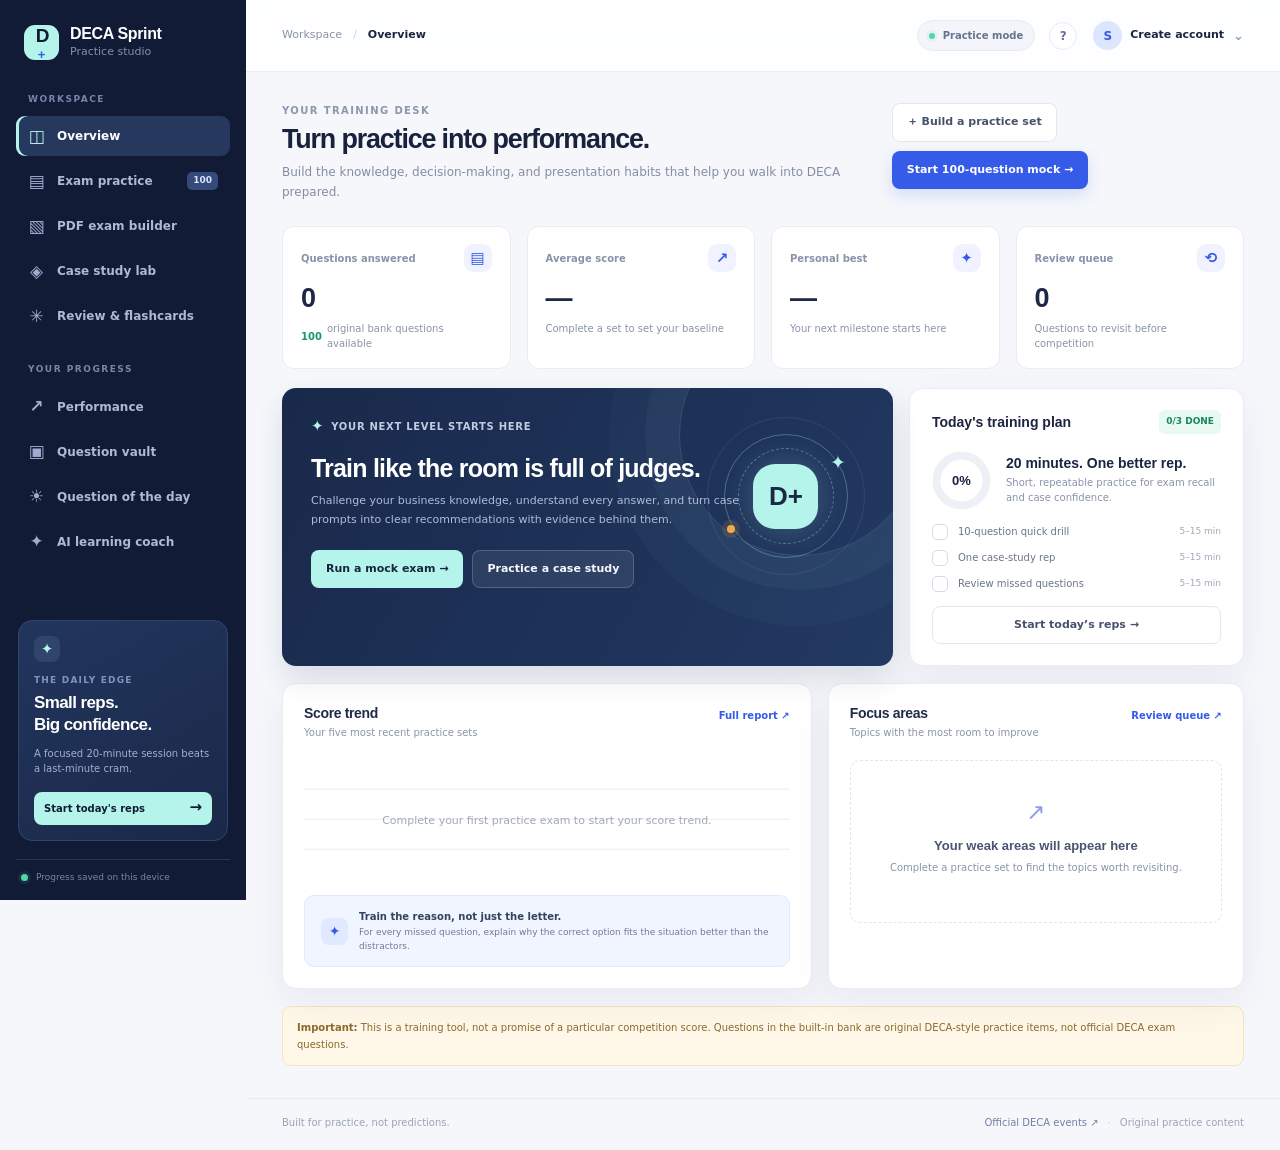
<file: index.html>
<!doctype html>
<html lang="en">
<head>
  <meta charset="utf-8" />
  <meta name="viewport" content="width=device-width, initial-scale=1" />
  <meta name="theme-color" content="#111b35" />
  <meta name="description" content="A DECA practice studio for original exam-style questions, answer explanations, and role-play rehearsal." />
  <title>DECA Sprint — Practice Studio</title>
  <link rel="stylesheet" href="styles.css" />
</head>
<body>
  <div class="app-shell">
    <aside class="sidebar" id="sidebar">
      <a href="#dashboard" class="brand" data-view="dashboard" aria-label="DECA Sprint home">
        <span class="brand-mark">D<span>+</span></span>
        <span class="brand-copy"><strong>DECA Sprint</strong><small>Practice studio</small></span>
      </a>
      <div class="sidebar-label">WORKSPACE</div>
      <nav class="primary-nav" aria-label="Main navigation">
        <button class="nav-item active" data-view="dashboard"><span class="nav-icon">◫</span><span>Overview</span></button>
        <button class="nav-item" data-view="exam-setup"><span class="nav-icon">▤</span><span>Exam practice</span><span class="nav-count">100</span></button>
        <button class="nav-item" data-view="pdf-practice"><span class="nav-icon">▧</span><span>PDF exam builder</span></button>
        <button class="nav-item" data-view="case-coach"><span class="nav-icon">◈</span><span>Case study lab</span></button>
        <button class="nav-item" data-view="review"><span class="nav-icon">✳</span><span>Review & flashcards</span><span id="reviewNavCount" class="nav-dot"></span></button>
      </nav>
      <div class="sidebar-label spaced">YOUR PROGRESS</div>
      <nav class="primary-nav" aria-label="Progress navigation">
        <button class="nav-item" data-view="progress"><span class="nav-icon">↗</span><span>Performance</span></button>
        <button class="nav-item" data-view="vault"><span class="nav-icon">▣</span><span>Question vault</span></button>
        <button class="nav-item" data-view="daily"><span class="nav-icon">☀</span><span>Question of the day</span></button>
        <button class="nav-item" data-view="coach"><span class="nav-icon">✦</span><span>AI learning coach</span></button>
      </nav>
      <div class="sidebar-spacer"></div>
      <div class="sidebar-challenge">
        <div class="challenge-icon">✦</div>
        <p class="challenge-eyebrow">THE DAILY EDGE</p>
        <strong>Small reps.<br />Big confidence.</strong>
        <p class="challenge-copy">A focused 20-minute session beats a last-minute cram.</p>
        <button class="sidebar-challenge-btn" data-action="daily-session">Start today's reps <span>→</span></button>
      </div>
      <div class="sidebar-foot"><span class="status-pip"></span><span>Progress saved on this device</span></div>
    </aside>

    <main class="main-area">
      <header class="topbar">
        <div class="mobile-brand"><span class="brand-mark">D<span>+</span></span><strong>DECA Sprint</strong></div>
        <div class="breadcrumbs"><span>Workspace</span><span class="crumb-slash">/</span><strong id="pageCrumb">Overview</strong></div>
        <div class="topbar-actions">
          <div class="practice-tag"><span class="status-pip"></span> Practice mode</div>
          <button class="icon-button" data-action="quick-help" aria-label="Help" title="Help">?</button>
          <button class="profile-button" data-view="account" title="Account and saved progress"><span class="avatar" id="profileAvatar">S</span><span class="profile-name" id="profileName">Create account</span><span class="chevron">⌄</span></button>
        </div>
      </header>
      <div id="appContent" class="content-area" tabindex="-1"></div>
      <footer class="global-footer">
        <span>Built for practice, not predictions.</span>
        <span><a href="https://www.deca.org/compete" target="_blank" rel="noopener noreferrer">Official DECA events ↗</a><span class="footer-sep">·</span><span>Original practice content</span></span>
      </footer>
    </main>
  </div>
  <div id="toast" class="toast" role="status" aria-live="polite"></div>
  <input id="importFile" type="file" accept=".csv,.json,application/json,text/csv" hidden />
  <input id="pdfFile" type="file" accept="application/pdf,.pdf" hidden />
  <script src="questions.js"></script>
  <script src="app.js"></script>
</body>
</html>
</file>
<file: styles.css>
:root{--ink:#1b2540;--muted:#768099;--muted2:#98a1b5;--line:#e8ebf2;--paper:#fff;--bg:#f5f7fb;--navy:#111b35;--navy2:#182644;--blue:#365be9;--blue2:#edf1ff;--cyan:#b5f4eb;--mint:#e3f8ef;--green:#198a62;--amber:#f1ad42;--red:#cc4e5d;--purple:#8b70ef;--shadow:0 14px 40px rgba(28,42,79,.06);font-family:'DM Sans',system-ui,-apple-system,BlinkMacSystemFont,'Segoe UI',sans-serif;color:var(--ink)}
*{box-sizing:border-box}html{scroll-behavior:smooth}body{margin:0;background:var(--bg);font-size:14px;line-height:1.5}button,input,select,textarea{font:inherit}button{cursor:pointer}button:focus-visible,a:focus-visible,input:focus-visible,select:focus-visible,textarea:focus-visible{outline:3px solid rgba(54,91,233,.26);outline-offset:2px}a{color:var(--blue);text-decoration:none}.app-shell{min-height:100vh;display:flex}.sidebar{width:246px;position:fixed;inset:0 auto 0 0;background:var(--navy);color:#d7def0;padding:25px 16px 16px;display:flex;flex-direction:column;z-index:20;overflow-y:auto}.brand{display:flex;align-items:center;gap:11px;padding:0 8px 32px;color:white}.brand-mark{width:35px;height:35px;display:inline-grid;place-items:center;background:var(--cyan);color:var(--navy);border-radius:11px;font:800 19px Manrope,sans-serif;letter-spacing:-2px;flex:none}.brand-mark span{color:var(--blue);font-size:13px;vertical-align:top;letter-spacing:0}.brand-copy strong{font:800 16px Manrope,sans-serif;display:block;letter-spacing:-.35px}.brand-copy small{display:block;font-size:11px;color:#8290b1;margin-top:1px}.sidebar-label{color:#7785a8;letter-spacing:1.5px;font-weight:700;font-size:9px;padding:0 12px 10px}.sidebar-label.spaced{margin-top:27px}.primary-nav{display:grid;gap:5px}.nav-item{width:100%;border:0;display:flex;align-items:center;gap:12px;padding:11px 12px;color:#aeb9d4;border-radius:9px;background:transparent;text-align:left;font-size:12px;font-weight:600;transition:background .16s,color .16s}.nav-item:hover{background:#1b2a4a;color:white}.nav-item.active{background:#27385f;color:#fff;box-shadow:inset 3px 0 0 var(--cyan)}.nav-icon{width:17px;font-size:17px;text-align:center;color:#9eacd0;line-height:1}.nav-item.active .nav-icon{color:var(--cyan)}.nav-count{font-size:9px;margin-left:auto;background:#334a7a;border-radius:5px;padding:2px 6px;color:#dbe5ff}.nav-dot{margin-left:auto;width:6px;height:6px;background:var(--amber);border-radius:50%;display:none}.nav-dot.show{display:block}.sidebar-spacer{min-height:25px;flex:1}.sidebar-challenge{background:linear-gradient(150deg,#22355d,#1a2949);border:1px solid #314469;border-radius:14px;padding:15px;margin:24px 2px 18px}.challenge-icon{width:26px;height:26px;display:grid;place-items:center;border-radius:8px;background:#31446c;color:var(--cyan);font-size:15px;margin-bottom:12px}.challenge-eyebrow{font-size:9px;font-weight:700;letter-spacing:1.2px;color:#8293b9;margin:0 0 5px}.sidebar-challenge strong{font:800 17px/1.3 Manrope,sans-serif;color:#fff;letter-spacing:-.6px}.challenge-copy{font-size:10px;color:#a2b0cf;line-height:1.55;margin:9px 0 15px}.sidebar-challenge-btn{border:0;background:var(--cyan);color:var(--navy);width:100%;border-radius:8px;padding:9px 10px;font-weight:700;font-size:10px;text-align:left}.sidebar-challenge-btn span{float:right;font-size:15px;line-height:12px}.sidebar-foot{padding:11px 5px 0;border-top:1px solid #293652;display:flex;gap:8px;align-items:center;color:#7785a8;font-size:9px}.status-pip{display:inline-block;width:7px;height:7px;background:#53d5a5;border-radius:50%;box-shadow:0 0 0 3px rgba(83,213,165,.1);flex:none}.main-area{margin-left:246px;width:calc(100% - 246px);min-width:0;display:flex;flex-direction:column;min-height:100vh}.topbar{height:72px;display:flex;align-items:center;justify-content:space-between;padding:0 36px;background:rgba(255,255,255,.82);border-bottom:1px solid #e9ecf3;position:sticky;top:0;z-index:10;backdrop-filter:blur(15px)}.breadcrumbs{display:flex;align-items:center;gap:11px;font-size:11px;color:#8992a7}.breadcrumbs strong{font-weight:700;color:var(--ink)}.crumb-slash{color:#ccd2df}.topbar-actions{display:flex;align-items:center;gap:14px}.practice-tag{font-size:10px;font-weight:700;color:#67728c;background:#f3f5fa;border:1px solid #e7eaf2;border-radius:20px;padding:7px 11px;display:flex;align-items:center;gap:8px}.practice-tag .status-pip{width:6px;height:6px}.icon-button{border:1px solid #e6eaf2;background:white;color:#66718b;width:28px;height:28px;border-radius:50%;font-size:12px;font-weight:700}.profile-button{display:flex;align-items:center;gap:8px;background:transparent;border:0;padding:0 0 0 2px;color:var(--ink);font-size:11px;font-weight:700}.avatar{width:29px;height:29px;border-radius:50%;display:grid;place-items:center;background:#dce6ff;color:#365be9;font-size:12px;font-weight:800}.chevron{font-size:13px;color:#939bb0;margin-left:1px}.mobile-brand{display:none}.content-area{width:100%;max-width:1430px;padding:31px 36px 32px;margin:0 auto;flex:1;min-width:0;outline:none}.global-footer{padding:16px 36px 20px;color:#9aa3b6;font-size:10px;display:flex;align-items:center;justify-content:space-between;border-top:1px solid #e8ebf2}.global-footer a{color:#7280a1}.footer-sep{margin:0 9px;color:#c5cad6}
.eyebrow{font-size:10px;letter-spacing:1.4px;font-weight:800;color:#8c96ac;text-transform:uppercase}.page-title{font:800 clamp(24px,2.1vw,31px)/1.22 Manrope,sans-serif;letter-spacing:-1.15px;margin:5px 0 7px;color:#18223c}.page-subtitle{font-size:12px;color:#838da4;margin:0;line-height:1.65;max-width:680px}.header-row{display:flex;justify-content:space-between;align-items:flex-start;gap:20px;margin-bottom:24px}.header-actions{display:flex;gap:9px;align-items:center;flex-wrap:wrap}.btn{display:inline-flex;align-items:center;justify-content:center;gap:8px;border:1px solid transparent;border-radius:8px;padding:10px 14px;font-size:11px;font-weight:700;transition:transform .14s,background .14s,border-color .14s;color:var(--ink);background:white}.btn:active{transform:translateY(1px)}.btn-primary{background:var(--blue);color:white;box-shadow:0 6px 15px rgba(54,91,233,.17)}.btn-primary:hover{background:#284dd8}.btn-secondary{border-color:#e3e7f0;background:#fff;color:#46516b}.btn-secondary:hover{border-color:#c6cee1;background:#fbfcff}.btn-ghost{background:transparent;color:#64708b;border-color:transparent}.btn-ghost:hover{background:#eff2f9}.btn-dark{background:var(--navy);color:#fff}.btn-danger{background:#fff5f5;border-color:#f3d6d9;color:#b33e4b}.btn-small{font-size:10px;padding:7px 10px;border-radius:7px}.btn-full{width:100%}.panel{background:#fff;border:1px solid #e9ecf3;border-radius:14px;box-shadow:var(--shadow)}.panel-pad{padding:21px}.section-title{font:800 14px Manrope,sans-serif;letter-spacing:-.35px;margin:0;color:#202b47}.section-desc{font-size:10px;color:#8b95aa;margin:4px 0 0;line-height:1.6}.panel-heading{display:flex;justify-content:space-between;align-items:flex-start;gap:15px;margin-bottom:19px}.link-btn{color:var(--blue);font-weight:700;font-size:10px;border:0;background:transparent;padding:3px 0}.muted{color:var(--muted)}.tiny{font-size:10px}.small{font-size:11px}.rule{border:0;border-top:1px solid #edf0f6;margin:17px 0}.grid{display:grid;gap:16px}.stats-grid{grid-template-columns:repeat(4,minmax(0,1fr));margin-bottom:19px}.stat-card{padding:17px 18px;border:1px solid #e9ecf3;border-radius:12px;background:#fff;min-width:0}.stat-top{display:flex;align-items:center;justify-content:space-between;gap:8px;color:#8992a8;font-size:10px;font-weight:600}.stat-icon{width:28px;height:28px;border-radius:9px;display:grid;place-items:center;background:#f0f3ff;color:var(--blue);font-size:15px}.stat-value{font:800 27px/1.25 Manrope,sans-serif;letter-spacing:-1.1px;margin:10px 0 5px;color:#1d2844}.stat-foot{font-size:10px;color:#8993a9;display:flex;align-items:center;gap:5px}.delta{font-weight:800;color:#1a986d}.overview-grid{grid-template-columns:minmax(0,1.55fr) minmax(260px,.85fr);align-items:stretch}.hero-card{position:relative;overflow:hidden;border:0;background:linear-gradient(120deg,#19294b,#223962);color:#fff;min-height:236px;padding:27px 29px;box-shadow:0 13px 28px rgba(23,39,77,.12)}.hero-card:after{content:"";position:absolute;width:240px;height:240px;border:1px solid rgba(181,244,235,.15);border-radius:50%;right:-28px;top:-74px;box-shadow:0 0 0 34px rgba(181,244,235,.035),0 0 0 70px rgba(181,244,235,.025)}.hero-kicker{display:flex;align-items:center;gap:7px;color:#c1cce2;font-size:10px;font-weight:700;letter-spacing:.7px}.hero-kicker span{color:var(--cyan);font-size:15px}.hero-title{font:800 25px/1.23 Manrope,sans-serif;letter-spacing:-.8px;max-width:440px;margin:15px 0 9px;position:relative;z-index:1}.hero-copy{font-size:11px;color:#b0bdd8;max-width:440px;line-height:1.7;margin:0 0 20px;position:relative;z-index:1}.hero-actions{display:flex;gap:9px;align-items:center;position:relative;z-index:1}.btn-cyan{background:var(--cyan);color:#172440}.btn-cyan:hover{background:#d0fff6}.hero-secondary{background:rgba(255,255,255,.08);border-color:rgba(255,255,255,.18);color:#f7f9ff}.hero-secondary:hover{background:rgba(255,255,255,.14)}.hero-orbit{position:absolute;right:45px;top:46px;width:124px;height:124px;border:1px solid rgba(181,244,235,.3);border-radius:50%;display:grid;place-items:center;z-index:1}.hero-orbit:before,.hero-orbit:after{content:"";position:absolute;inset:13px;border:1px dashed rgba(181,244,235,.35);border-radius:50%}.hero-orbit:after{inset:-18px;border-color:rgba(255,255,255,.08);border-style:solid}.orbit-center{width:65px;height:65px;border-radius:22px;background:var(--cyan);color:#1b2944;display:grid;place-items:center;font:800 26px Manrope,sans-serif;box-shadow:0 0 32px rgba(181,244,235,.22)}.orbit-spark{position:absolute;right:1px;top:13px;color:var(--cyan);font-size:19px}.orbit-dot{position:absolute;width:8px;height:8px;border-radius:50%;background:var(--amber);left:2px;bottom:24px;box-shadow:0 0 0 5px rgba(241,173,66,.13)}.daily-card{padding:21px 22px;display:flex;flex-direction:column;min-height:236px}.daily-top{display:flex;align-items:center;justify-content:space-between}.daily-top h2{margin:0;font:800 14px Manrope,sans-serif}.day-pill{font-size:9px;font-weight:800;background:#e7f9f0;color:#17865f;border-radius:6px;padding:5px 7px}.daily-progress{display:flex;gap:15px;align-items:center;margin:17px 0 14px}.progress-ring{width:59px;height:59px;position:relative;flex:none}.progress-ring svg{width:100%;height:100%;transform:rotate(-90deg)}.ring-bg{fill:none;stroke:#edf0f6;stroke-width:7}.ring-value{fill:none;stroke:var(--blue);stroke-width:7;stroke-linecap:round;stroke-dasharray:138;stroke-dashoffset:138;transition:stroke-dashoffset .4s}.ring-center{position:absolute;inset:0;display:grid;place-items:center;font:800 13px Manrope,sans-serif}.daily-progress strong{font:800 14px Manrope,sans-serif;display:block}.daily-progress p{color:#8993aa;font-size:10px;line-height:1.55;margin:4px 0 0}.task-list{display:grid;gap:10px;margin:0 0 14px}.task-line{display:flex;align-items:center;gap:10px;font-size:10px;color:#69748d}.task-check{width:16px;height:16px;border-radius:5px;border:1.5px solid #d6dce9;display:inline-grid;place-items:center;color:white;font-size:10px;flex:none}.task-check.done{background:#1d9b6f;border-color:#1d9b6f}.daily-card .btn{margin-top:auto}.lower-grid{grid-template-columns:minmax(0,1.12fr) minmax(0,.88fr);margin-top:17px;align-items:stretch}.performance-card,.weak-card{padding:21px}.mini-chart{height:118px;width:100%;display:flex;align-items:flex-end;gap:14px;padding:5px 5px 0;position:relative;background:repeating-linear-gradient(to bottom,transparent 0,transparent 28px,#f0f2f7 29px,#f0f2f7 30px)}.chart-col{flex:1;display:flex;align-items:center;justify-content:flex-end;flex-direction:column;gap:6px;height:100%;min-width:0}.chart-bar{width:min(28px,70%);background:#aebcf9;border-radius:5px 5px 2px 2px;min-height:4px;position:relative;transition:height .3s}.chart-bar.latest{background:var(--blue)}.chart-label{font-size:9px;color:#a0a8b8}.chart-val{font-size:9px;color:#7e89a4;font-weight:700}.chart-empty{font-size:11px;color:#a0a8b8;text-align:center;margin:auto}.weak-list{display:grid;gap:15px}.weak-row{display:grid;grid-template-columns:minmax(0,1fr) 92px;gap:13px;align-items:center}.weak-row-title{font-size:10px;font-weight:700;color:#38435f}.weak-row-sub{color:#969fb2;font-size:9px;margin-top:3px}.weak-track{height:6px;background:#f0f2f8;border-radius:8px;overflow:hidden}.weak-fill{height:100%;background:var(--purple);border-radius:8px}.weak-fill.low{background:#efb556}.weak-row-rate{text-align:right;font-size:10px;font-weight:800;color:#78839a;margin-bottom:4px}.tip-strip{margin-top:17px;padding:13px 16px;background:#f0f5ff;border:1px solid #e1e9ff;border-radius:10px;display:flex;align-items:center;gap:11px}.tip-icon{width:27px;height:27px;background:#e0e9ff;border-radius:8px;display:grid;place-items:center;color:#365be9;flex:none}.tip-strip strong{font-size:10px;display:block;color:#334260}.tip-strip p{margin:2px 0 0;font-size:9px;color:#6f7b97;line-height:1.5}
/* setup */
.setup-layout{display:grid;grid-template-columns:minmax(0,1.35fr) minmax(290px,.65fr);gap:17px;align-items:start}.setup-main{padding:23px}.setup-section{padding:0 0 22px;margin-bottom:20px;border-bottom:1px solid #edf0f6}.setup-section:last-child{padding-bottom:0;margin-bottom:0;border:0}.step-head{display:flex;gap:11px;align-items:flex-start;margin-bottom:15px}.step-number{width:25px;height:25px;display:grid;place-items:center;border:1px solid #dfe5f2;border-radius:8px;color:var(--blue);font:800 11px Manrope,sans-serif;flex:none}.step-title{font:800 13px Manrope,sans-serif;margin:0}.step-copy{font-size:10px;color:#8c95a9;margin:3px 0 0}.choice-grid{display:grid;grid-template-columns:repeat(3,minmax(0,1fr));gap:9px}.choice-card{border:1px solid #e5e9f1;border-radius:10px;padding:13px 12px;background:white;text-align:left;position:relative;min-height:106px;transition:all .15s}.choice-card:hover{border-color:#bdcaff}.choice-card.selected{border:1.5px solid var(--blue);background:#f7f8ff;box-shadow:0 0 0 3px rgba(54,91,233,.06)}.choice-card.selected:after{content:'✓';position:absolute;right:10px;top:9px;background:var(--blue);color:white;border-radius:50%;width:17px;height:17px;display:grid;place-items:center;font-size:10px;font-weight:800}.choice-icon{width:27px;height:27px;border-radius:8px;display:grid;place-items:center;background:#e8edff;color:#365be9;font-size:15px;margin-bottom:10px}.choice-card:nth-child(2) .choice-icon{background:#e5f8f2;color:#128560}.choice-card:nth-child(3) .choice-icon{background:#fff0d9;color:#b67517}.choice-name{display:block;font:800 11px Manrope,sans-serif;color:#303b56}.choice-detail{display:block;font-size:9px;color:#8993a8;line-height:1.5;margin-top:4px;padding-right:8px}.form-label{font-size:10px;font-weight:800;color:#4a5570;display:block;margin-bottom:7px}.field{width:100%;border:1px solid #e1e6f0;border-radius:8px;padding:10px 11px;background:#fff;color:#38435d;font-size:11px;outline:none}.field:focus{border-color:#99adff;box-shadow:0 0 0 3px rgba(54,91,233,.07)}.field-grid{display:grid;grid-template-columns:1fr 1fr;gap:15px}.field-note{font-size:9px;color:#939cb0;margin-top:6px;line-height:1.5}.count-grid{display:grid;grid-template-columns:repeat(4,minmax(0,1fr));gap:8px}.count-choice{border:1px solid #e4e8f1;border-radius:8px;background:#fff;text-align:center;padding:11px 6px;color:#58647d}.count-choice strong{font:800 16px Manrope,sans-serif;display:block}.count-choice span{font-size:9px;color:#8e98ad}.count-choice.selected{border-color:var(--blue);background:#f6f8ff;color:var(--blue)}.count-choice:disabled{opacity:.35;cursor:not-allowed}.setup-side{display:grid;gap:14px}.exam-preview{padding:21px;background:linear-gradient(145deg,#172443,#24385e);color:white;border-radius:13px;box-shadow:var(--shadow)}.preview-chip{font-size:9px;letter-spacing:.9px;text-transform:uppercase;color:#a7b4d2;font-weight:800}.preview-big{font:800 35px Manrope,sans-serif;letter-spacing:-1.8px;margin:12px 0 0}.preview-big small{font:600 11px 'DM Sans';letter-spacing:0;color:#a9b5d0}.preview-sub{font-size:10px;color:#b0bdd6;margin:3px 0 17px}.preview-metrics{display:grid;grid-template-columns:1fr 1fr;border-top:1px solid rgba(255,255,255,.14);padding-top:15px;gap:13px}.preview-metric-label{font-size:9px;color:#9caccd}.preview-metric-value{font:700 13px Manrope,sans-serif;margin-top:2px}.preview-note{font-size:9px;color:#a7b4d2;line-height:1.6;margin:16px 0 0}.standards-card{padding:18px}.standards-list{display:grid;gap:12px;margin-top:14px}.standard-row{display:flex;gap:9px;align-items:flex-start;font-size:10px;color:#6c7893}.standard-check{display:grid;place-items:center;width:18px;height:18px;border-radius:6px;background:#e6f8f0;color:#1d926b;font-size:10px;flex:none}.standards-row-copy strong{display:block;color:#43506d;font-size:10px}.standards-row-copy span{font-size:9px;color:#98a1b4;display:block;margin-top:2px}
/* Exam */
.exam-toolbar{display:flex;align-items:center;justify-content:space-between;gap:12px;margin-bottom:17px}.exam-labels{display:flex;align-items:center;gap:8px;flex-wrap:wrap}.pill{display:inline-flex;align-items:center;gap:6px;padding:5px 8px;border-radius:6px;font-size:9px;font-weight:800;background:#f1f3fa;color:#69758f}.pill.blue{color:var(--blue);background:#edf1ff}.pill.green{color:#14805c;background:#e4f8ef}.pill.gold{color:#9d6818;background:#fff3dd}.exam-timer{font:800 16px Manrope,sans-serif;letter-spacing:.2px;color:#263250;display:flex;align-items:center;gap:8px}.exam-timer.warning{color:#ba3e4e}.timer-icon{font-size:16px;color:#8490ab}.exam-progress-track{height:5px;background:#e9edf6;border-radius:6px;overflow:hidden;margin-bottom:19px}.exam-progress-fill{height:100%;background:var(--blue);border-radius:6px;transition:width .2s}.exam-layout{display:grid;grid-template-columns:minmax(0,1fr) 250px;gap:16px;align-items:start}.question-panel{padding:25px;min-height:460px}.question-meta{display:flex;justify-content:space-between;align-items:center;gap:10px;margin-bottom:18px}.question-number{font-size:10px;color:#8d97aa;font-weight:700;letter-spacing:.5px}.flag-btn{background:transparent;border:0;color:#8d96aa;font-size:10px;display:flex;align-items:center;gap:6px;padding:5px}.flag-btn.flagged{color:#b57b1d}.question-stem{font:700 19px/1.5 Manrope,sans-serif;letter-spacing:-.35px;max-width:840px;margin:0 0 23px;color:#202b47}.answer-options{display:grid;gap:10px}.answer-option{width:100%;display:flex;align-items:flex-start;gap:12px;border:1px solid #e4e8f1;border-radius:10px;padding:13px 14px;background:#fff;color:#3b4661;text-align:left;transition:all .15s}.answer-option:hover{border-color:#b6c6ff;background:#fbfcff}.answer-option.selected{border-color:var(--blue);background:#f7f8ff;box-shadow:0 0 0 2px rgba(54,91,233,.055)}.answer-letter{width:25px;height:25px;border:1px solid #dfe4ef;border-radius:7px;display:grid;place-items:center;flex:none;font-size:10px;font-weight:800;color:#75809a;background:#fff}.answer-option.selected .answer-letter{background:var(--blue);border-color:var(--blue);color:#fff}.answer-text{font-size:12px;line-height:1.55;padding-top:3px}.question-foot{display:flex;justify-content:space-between;align-items:center;gap:12px;border-top:1px solid #edf0f6;margin-top:23px;padding-top:18px}.question-foot-left{font-size:10px;color:#9aa3b6}.question-foot-right{display:flex;gap:8px}.question-side{display:grid;gap:13px}.question-map{padding:17px}.map-head{display:flex;justify-content:space-between;align-items:center;font-size:11px;font-weight:800;color:#3b4661}.map-sub{font-size:9px;color:#969fb1;margin-top:4px}.question-grid{display:grid;grid-template-columns:repeat(5,minmax(0,1fr));gap:6px;margin-top:15px}.qnav{height:29px;border:1px solid #e4e8f0;border-radius:6px;display:grid;place-items:center;background:#fff;color:#8993a8;font-size:9px;font-weight:700}.qnav.current{border-color:var(--blue);background:var(--blue);color:white}.qnav.answered{background:#e8edff;border-color:#dce4ff;color:#3453c7}.qnav.flagged:after{content:'•';color:#dfa13e;font-size:18px;position:absolute;top:-9px;right:3px}.qnav{position:relative}.map-legend{display:flex;gap:11px;flex-wrap:wrap;margin-top:13px;font-size:8px;color:#9099ad}.legend-dot{width:7px;height:7px;border-radius:2px;display:inline-block;margin-right:4px;background:#e8edff}.legend-dot.current{background:var(--blue)}.legend-dot.flag{background:#e4b45e}.submit-card{padding:17px}.submit-card strong{font:800 12px Manrope,sans-serif}.submit-card p{font-size:10px;color:#8c96aa;line-height:1.6;margin:5px 0 13px}.submit-warning{padding:9px 11px;border-radius:7px;background:#fff7e9;color:#90641d;font-size:9px;line-height:1.5;margin-bottom:11px}
/* Results */
.results-hero{padding:24px;background:linear-gradient(130deg,#182746,#263d66);color:white;border-radius:14px;display:grid;grid-template-columns:1fr 190px;gap:20px;align-items:center;position:relative;overflow:hidden;margin-bottom:17px}.results-kicker{color:#b0bedb;font-size:10px;font-weight:800;letter-spacing:1.2px}.results-title{font:800 23px Manrope,sans-serif;margin:7px 0 5px;letter-spacing:-.7px}.results-copy{font-size:11px;color:#bdc8df;line-height:1.7;margin:0;max-width:600px}.score-ring{width:138px;height:138px;border:8px solid rgba(181,244,235,.16);border-top-color:var(--cyan);border-right-color:var(--cyan);border-radius:50%;display:grid;place-items:center;justify-self:center;transform:rotate(18deg)}.score-ring-inner{text-align:center;transform:rotate(-18deg)}.score-num{font:800 35px Manrope,sans-serif;letter-spacing:-1.5px}.score-caption{font-size:9px;color:#aab8d4;font-weight:700}.result-stat-row{display:grid;grid-template-columns:repeat(3,1fr);gap:10px;margin-bottom:17px}.result-stat{padding:14px 16px;background:#fff;border:1px solid #e9ecf3;border-radius:10px}.result-stat-label{font-size:9px;color:#8f99ad;font-weight:700}.result-stat-value{font:800 20px Manrope,sans-serif;margin-top:4px;letter-spacing:-.5px}.answer-key-card{padding:21px}.filter-tabs{display:flex;gap:6px;align-items:center}.filter-tab{border:1px solid #e5e9f2;border-radius:6px;background:#fff;color:#7b869f;font-weight:700;font-size:9px;padding:7px 9px}.filter-tab.active{color:var(--blue);border-color:#d9e1ff;background:#f5f7ff}.answer-table{width:100%;border-collapse:collapse;min-width:680px}.table-wrap{overflow:auto}.answer-table th{text-align:left;font-size:9px;letter-spacing:.7px;color:#929bb0;text-transform:uppercase;padding:11px 10px;border-bottom:1px solid #edf0f6;white-space:nowrap}.answer-table td{padding:13px 10px;border-bottom:1px solid #f0f2f7;vertical-align:top;font-size:10px;color:#596580}.answer-table tr:last-child td{border-bottom:0}.key-q{font-size:11px!important;font-weight:700;color:#303c58!important;min-width:210px;max-width:430px}.key-label{white-space:nowrap;font-weight:800}.key-label.good{color:#15875e}.key-label.bad{color:#c34c5b}.key-explain{line-height:1.6;min-width:220px;max-width:400px}.key-topic{font-size:9px;color:#929cb1;margin-top:4px}
/* Review */
.review-layout{display:grid;grid-template-columns:minmax(0,1.4fr) minmax(260px,.6fr);gap:17px;align-items:start}.flashcard-area{padding:23px}.flashcard{min-height:260px;background:linear-gradient(135deg,#f6f8ff,#fff);border:1px solid #e5eaff;border-radius:13px;padding:27px;display:flex;flex-direction:column;justify-content:center;align-items:center;text-align:center;position:relative}.flashcard-badge{position:absolute;top:16px;left:17px}.flashcard-question{font:800 21px/1.45 Manrope,sans-serif;letter-spacing:-.5px;max-width:560px;margin:0 auto 18px}.flashcard-answer{font-size:12px;line-height:1.8;color:#66728e;max-width:550px;margin:0}.flashcard-actions{display:flex;justify-content:center;gap:8px;margin-top:17px;flex-wrap:wrap}.review-stats{padding:21px}.review-counter{display:flex;justify-content:space-between;align-items:center;margin:14px 0 7px;font-size:10px;color:#8c96aa}.review-track{height:6px;background:#edf0f6;border-radius:8px;overflow:hidden}.review-track span{display:block;height:100%;background:var(--blue);border-radius:8px}.missed-list{display:grid;gap:8px;margin-top:14px}.missed-row{display:flex;align-items:center;gap:9px;padding:10px 11px;border:1px solid #edf0f6;border-radius:8px}.missed-icon{width:25px;height:25px;display:grid;place-items:center;border-radius:7px;background:#fff0f1;color:#cc4e5d;flex:none}.missed-row strong{display:block;font-size:10px;color:#38435e}.missed-row span{font-size:9px;color:#949db0}.missed-row button{margin-left:auto;border:0;background:transparent;color:#8490a8;font-size:14px}
/* Cases */
.case-layout{display:grid;grid-template-columns:minmax(0,1.15fr) minmax(285px,.85fr);gap:17px;align-items:start}.case-brief{padding:22px}.case-banner{padding:20px 22px;background:linear-gradient(120deg,#1b2b4c,#29436d);color:white;border-radius:11px;margin-bottom:17px;position:relative;overflow:hidden}.case-banner:after{content:'◈';position:absolute;right:20px;top:8px;font-size:75px;color:rgba(181,244,235,.12);font-weight:400}.case-banner .pill{background:rgba(255,255,255,.12);color:#d8e2f7}.case-banner h2{font:800 21px Manrope,sans-serif;letter-spacing:-.6px;margin:12px 0 6px;max-width:500px}.case-banner p{font-size:10px;line-height:1.65;color:#c1cce2;max-width:600px;margin:0}.case-block{margin:17px 0}.case-block h3{font:800 11px Manrope,sans-serif;color:#3e4963;margin:0 0 7px}.case-block p{font-size:11px;color:#69758e;line-height:1.8;margin:0}.case-data-grid{display:grid;grid-template-columns:repeat(3,1fr);gap:8px;margin-top:10px}.case-data{padding:11px;background:#f6f8fc;border:1px solid #edf0f6;border-radius:8px}.case-data span{display:block;font-size:9px;color:#8c96ab}.case-data strong{font:800 15px Manrope,sans-serif;color:#313d59;display:block;margin-top:3px}.case-asks{padding-left:18px;color:#67738c;font-size:10px;line-height:1.8}.case-side{display:grid;gap:13px}.case-timer-card{padding:19px}.phase-row{display:flex;gap:7px;margin:14px 0 15px}.phase{flex:1;border:1px solid #e4e8f0;background:#fff;padding:8px 7px;border-radius:7px;text-align:center;color:#8791a5;font-size:9px;font-weight:800}.phase.active{border-color:#a8b8ff;color:var(--blue);background:#f5f7ff}.phase.done{border-color:#c9efdf;color:#19865e;background:#edfbf5}.large-timer{font:800 34px Manrope,sans-serif;letter-spacing:-1.2px;text-align:center;margin:10px 0 1px;color:#1c2844}.timer-caption{text-align:center;color:#8994a9;font-size:9px}.case-tools{display:flex;gap:8px;margin-top:14px}.case-tools .btn{flex:1}.craft-card{padding:18px}.craft-list{display:grid;gap:10px;margin-top:13px}.craft-item{display:grid;grid-template-columns:28px 1fr;gap:9px;align-items:start}.craft-letter{width:26px;height:26px;display:grid;place-items:center;border-radius:8px;color:var(--blue);background:#edf1ff;font:800 11px Manrope,sans-serif}.craft-item strong{display:block;font-size:10px;color:#43506a}.craft-item p{font-size:9px;color:#929caf;margin:3px 0 0;line-height:1.55}.notes-panel{padding:21px;margin-top:17px}.notes-grid{display:grid;grid-template-columns:1fr 1fr;gap:12px}.notes-area{display:flex;flex-direction:column;gap:6px}.notes-area .field{min-height:90px;resize:vertical;line-height:1.7}.rubric-grid{display:grid;grid-template-columns:1fr 1fr;gap:9px;margin-top:12px}.rubric-item{padding:10px 11px;border:1px solid #e7ebf2;border-radius:8px;display:flex;align-items:flex-start;gap:8px;font-size:10px;color:#5e6a84;line-height:1.5}.rubric-item input{accent-color:var(--blue);margin:2px 0 0;flex:none}.case-feedback{padding:14px;border-radius:9px;background:#eaf8f1;color:#267355;font-size:10px;line-height:1.65;margin-top:12px}
/* Vault and progress */
.vault-grid{display:grid;grid-template-columns:minmax(0,1fr) minmax(280px,.72fr);gap:17px;align-items:start}.resource-list{display:grid;gap:10px}.resource-row{display:flex;align-items:flex-start;gap:12px;padding:13px;border:1px solid #edf0f6;border-radius:9px}.resource-icon{width:34px;height:34px;display:grid;place-items:center;background:#edf1ff;color:var(--blue);border-radius:9px;flex:none;font-size:15px}.resource-copy{flex:1;min-width:0}.resource-copy strong{font-size:11px;color:#35415e;display:block}.resource-copy p{font-size:9px;color:#8d97ab;margin:3px 0 0;line-height:1.65}.resource-row>a{font-size:9px;font-weight:800;white-space:nowrap;margin-top:6px}.import-drop{padding:19px;border:1px dashed #cfd6e6;border-radius:10px;background:#fafbfe;text-align:center}.import-symbol{width:39px;height:39px;display:grid;place-items:center;background:#edf1ff;color:var(--blue);border-radius:12px;font-size:18px;margin:0 auto 10px}.import-drop strong{font:800 12px Manrope,sans-serif;display:block}.import-drop p{font-size:10px;color:#8c96aa;line-height:1.65;margin:5px auto 13px;max-width:300px}.code-sample{background:#111b35;color:#dbe4ff;border-radius:8px;padding:12px;font:10px/1.8 ui-monospace,SFMono-Regular,monospace;overflow:auto;text-align:left}.vault-metrics{display:grid;grid-template-columns:repeat(3,1fr);gap:10px;margin:0 0 17px}.vault-metric{background:white;border:1px solid #e9ecf3;border-radius:10px;padding:13px}.vault-metric strong{font:800 21px Manrope,sans-serif;display:block}.vault-metric span{font-size:9px;color:#8d97aa}.cluster-bars{display:grid;gap:14px}.cluster-bar-row{display:grid;grid-template-columns:minmax(140px,1fr) 2fr 36px;gap:12px;align-items:center}.cluster-bar-name{font-size:10px;font-weight:700;color:#53607b}.cluster-bar-track{height:7px;border-radius:8px;background:#eef1f7;overflow:hidden}.cluster-bar-fill{height:100%;border-radius:8px;background:var(--blue)}.cluster-bar-score{text-align:right;font-size:10px;font-weight:800;color:#56617a}.history-list{display:grid;gap:0}.history-row{display:grid;grid-template-columns:minmax(0,1fr) 74px 58px;gap:12px;align-items:center;border-bottom:1px solid #eff1f6;padding:13px 0}.history-row:last-child{border-bottom:0}.history-row strong{font-size:10px;color:#35415c;display:block}.history-row span{font-size:9px;color:#969fb2;display:block;margin-top:2px}.history-score{font:800 14px Manrope,sans-serif;text-align:right}.history-mark{font-size:9px;color:#7b869f;text-align:right}.empty-state{padding:34px 20px;text-align:center;border:1px dashed #e0e5ef;border-radius:10px;color:#8993a7}.empty-symbol{font-size:23px;margin-bottom:8px;color:#8c9ce5}.empty-state strong{display:block;font:800 13px Manrope,sans-serif;color:#495570}.empty-state p{font-size:10px;max-width:390px;margin:6px auto 12px;line-height:1.7}.toast{position:fixed;bottom:24px;right:24px;z-index:100;background:#172340;color:white;border:1px solid #2b3c61;padding:12px 15px;border-radius:9px;box-shadow:0 12px 25px rgba(12,21,41,.2);font-size:11px;max-width:min(400px,calc(100% - 30px));opacity:0;transform:translateY(10px);pointer-events:none;transition:all .2s}.toast.show{opacity:1;transform:translateY(0)}.disclaimer{background:#fff8e9;border:1px solid #f5e4c1;border-radius:9px;padding:12px 14px;font-size:10px;color:#8b682b;line-height:1.7}.subtle-link{font-size:10px;color:#8590a7;font-weight:600}.form-error{font-size:10px;color:#be4756;margin-top:8px}
@media(max-width:1200px){.content-area{padding:26px 25px}.topbar{padding:0 25px}.hero-orbit{right:25px;opacity:.6}.overview-grid{grid-template-columns:minmax(0,1.4fr) minmax(245px,.85fr)}.exam-layout{grid-template-columns:minmax(0,1fr) 225px}.question-panel{padding:21px}.sidebar{width:225px}.main-area{margin-left:225px;width:calc(100% - 225px)}}
@media(max-width:1000px){.stats-grid{grid-template-columns:repeat(2,minmax(0,1fr))}.overview-grid,.lower-grid,.setup-layout,.case-layout,.vault-grid,.review-layout{grid-template-columns:1fr}.hero-card{min-height:220px}.daily-card{min-height:unset}.setup-side{grid-template-columns:1fr 1fr}.exam-layout{grid-template-columns:minmax(0,1fr) 225px}.hero-orbit{right:55px}.case-side{grid-template-columns:1fr 1fr}.case-timer-card{min-height:220px}}
@media(max-width:760px){.sidebar{width:100%;height:auto;bottom:auto;position:sticky;top:0;padding:8px 12px;flex-direction:row;align-items:center;gap:10px;overflow-x:auto;overflow-y:hidden}.brand{padding:0 5px;min-width:max-content}.brand-mark{width:31px;height:31px}.brand-copy strong{font-size:13px}.brand-copy small,.sidebar-label,.sidebar-spacer,.sidebar-challenge,.sidebar-foot{display:none}.primary-nav{display:flex;gap:4px;align-items:center}.nav-item{width:auto;padding:9px 10px;gap:7px;min-width:max-content;font-size:10px}.nav-icon{font-size:14px}.nav-count{display:none}.main-area{margin-left:0;width:100%}.topbar{height:56px;position:static;padding:0 17px}.breadcrumbs{font-size:10px}.topbar-actions{gap:7px}.practice-tag{display:none}.profile-name,.chevron{display:none}.avatar{width:27px;height:27px}.icon-button{width:27px;height:27px}.content-area{padding:22px 16px 26px}.global-footer{padding:14px 16px;gap:12px;align-items:flex-start;flex-direction:column}.header-row{display:block;margin-bottom:20px}.header-actions{margin-top:15px}.hero-card{padding:23px;min-height:255px}.hero-orbit{opacity:.3;right:-8px;top:55px}.hero-title{font-size:23px;max-width:330px}.hero-copy{max-width:340px}.setup-side{grid-template-columns:1fr}.choice-grid{grid-template-columns:1fr}.choice-card{min-height:85px;display:grid;grid-template-columns:35px 1fr;column-gap:8px;align-items:center}.choice-icon{grid-row:span 2;margin:0}.choice-name{align-self:end}.choice-detail{align-self:start}.setup-main{padding:17px}.field-grid{grid-template-columns:1fr}.exam-toolbar{align-items:flex-start}.exam-layout{grid-template-columns:1fr}.question-side{grid-template-columns:1fr}.question-map{order:2}.submit-card{order:1}.question-panel{padding:18px;min-height:unset}.question-stem{font-size:17px}.question-foot{align-items:flex-start;flex-direction:column}.question-foot-right{width:100%;justify-content:space-between}.question-foot-right .btn{flex:1}.question-grid{grid-template-columns:repeat(10,minmax(0,1fr))}.results-hero{grid-template-columns:1fr;padding:22px}.score-ring{grid-row:1;grid-column:1;justify-self:start;width:94px;height:94px;border-width:6px;margin-bottom:8px}.score-num{font-size:25px}.results-hero>div:first-child{grid-row:2}.result-stat-row{grid-template-columns:1fr}.filter-tabs{flex-wrap:wrap}.answer-key-card{padding:15px}.case-side{grid-template-columns:1fr}.notes-grid,.rubric-grid{grid-template-columns:1fr}.case-data-grid{grid-template-columns:1fr 1fr 1fr}.vault-metrics{grid-template-columns:repeat(3,minmax(0,1fr))}.vault-metric{padding:11px}.vault-metric strong{font-size:18px}.cluster-bar-row{grid-template-columns:minmax(110px,1.2fr) 2fr 32px;gap:8px}.history-row{grid-template-columns:minmax(0,1fr) 50px 45px}.toast{bottom:12px;right:12px}}
@media(max-width:480px){.nav-item{font-size:0;gap:0;padding:10px 12px}.nav-icon{font-size:17px}.nav-count{display:none}.stats-grid{gap:9px}.stat-card{padding:13px}.stat-value{font-size:23px}.stat-foot{font-size:9px}.daily-progress{gap:11px}.header-actions .btn{flex:1}.count-grid{grid-template-columns:repeat(2,minmax(0,1fr))}.question-grid{grid-template-columns:repeat(7,minmax(0,1fr))}.case-data-grid{grid-template-columns:1fr}.results-title{font-size:21px}.vault-grid{min-width:0}.resource-row{gap:8px;padding:10px}.resource-row>a{white-space:normal;text-align:right}.page-title{font-size:24px}}
@media(prefers-reduced-motion:reduce){*,*:before,*:after{scroll-behavior:auto!important;transition:none!important}}
.answer-option.correct-choice{border-color:#b5e9d4;background:#f0fbf6}.answer-option.correct-choice .answer-letter{border-color:#1d986b;background:#1d986b;color:#fff}.answer-option.incorrect-choice{border-color:#f0c7cc;background:#fff6f7}.answer-option.incorrect-choice .answer-letter{border-color:#c44d5b;background:#c44d5b;color:#fff}.answer-option:disabled{cursor:default}
@media(max-width:760px){.app-shell{display:block}}

/* PDF exam builder */
.pdf-builder-grid{display:grid;grid-template-columns:minmax(0,1.45fr) minmax(260px,.75fr);gap:17px;align-items:start}.pdf-drop{border:1px dashed #cbd4e6;border-radius:12px;padding:25px;text-align:center;background:#fafbff}.pdf-drop .section-title{margin:4px 0}.pdf-drop .section-desc{max-width:550px;margin:5px auto 16px}.pdf-file-chip{display:flex;gap:10px;align-items:center;text-align:left;background:#fff;border:1px solid var(--line);padding:12px;border-radius:9px;margin-top:15px}.pdf-file-chip>span{font-size:21px;color:var(--blue)}.pdf-file-chip div{flex:1;min-width:0}.pdf-file-chip strong,.pdf-file-chip small{display:block;overflow-wrap:anywhere}.pdf-file-chip strong{font-size:11px}.pdf-file-chip small{font-size:9px;color:var(--muted);margin-top:2px}.pdf-summary{display:grid;grid-template-columns:repeat(3,1fr);gap:10px;margin-top:16px}.pdf-summary>div{background:#f7f8fc;border:1px solid #eaedf5;border-radius:9px;padding:12px}.pdf-summary strong,.pdf-summary span{display:block}.pdf-summary strong{font:800 20px Manrope,sans-serif}.pdf-summary span{font-size:9px;color:var(--muted)}.pdf-preview-list{display:grid;gap:10px;margin-top:16px}.pdf-preview-item{border:1px solid #e8ebf2;border-radius:9px;padding:13px}.pdf-preview-item>strong{display:block;font-size:11px;line-height:1.6}.pdf-preview-item ol{margin:8px 0 5px;padding-left:24px;color:#64708a;font-size:10px;line-height:1.7}.pdf-preview-item small{font-size:9px;color:#8c96aa}.pdf-start-row{display:flex;justify-content:space-between;align-items:end;gap:14px;margin-top:17px;padding-top:15px;border-top:1px solid var(--line)}.pdf-start-row>div{width:150px;flex:none}.pdf-start-row .btn{min-height:42px}.pdf-feature-list{display:grid;gap:16px;margin-top:20px}.pdf-feature-list>div{display:flex;gap:10px;align-items:flex-start}.pdf-feature-list>div>span{display:grid;place-items:center;flex:none;width:23px;height:23px;background:#eaf8f1;color:#16855c;border-radius:7px;font-weight:900}.pdf-feature-list p{margin:0;font-size:10px;color:#818ba1;line-height:1.65}.pdf-feature-list strong{color:#35415e;font-size:11px}.pdf-clock{background:#fff;border:1px solid #e4e8f1;border-radius:10px;padding:9px 15px;text-align:center;min-width:125px}.pdf-clock span{display:block;font-size:8px;letter-spacing:1px;font-weight:800;color:#8993a8}.pdf-clock strong{display:block;font:800 23px Manrope,sans-serif;color:#25314e}.pdf-clock.danger strong{color:#cc4e5d}.pdf-result-list{display:grid;gap:13px}.pdf-result-item{padding:16px;border:1px solid #e7ebf3;border-radius:10px}.pdf-result-item h3{font-size:13px;line-height:1.7;margin:12px 0 8px}.pdf-result-item p{font-size:10px;color:#68738b;line-height:1.7}.pdf-result-options{display:grid;gap:6px}.pdf-result-options>div{padding:8px 10px;border-radius:7px;background:#f8f9fc;color:#66718a;font-size:10px}.pdf-result-options>div.right{background:#eaf8f1;color:#247554;border:1px solid #cceedd}.pdf-explanation{background:#f5f7ff;padding:11px;border-radius:8px}.pill.green{background:#eaf8f1;color:#19865e}.pill.red{background:#fff0f1;color:#b63d4c}
@media(max-width:1000px){.pdf-builder-grid{grid-template-columns:1fr}}@media(max-width:760px){.pdf-start-row{align-items:stretch;flex-direction:column}.pdf-start-row>div{width:100%}.pdf-start-row .btn{width:100%}.pdf-clock{min-width:100px}.pdf-result-item{padding:12px}}
</file>
